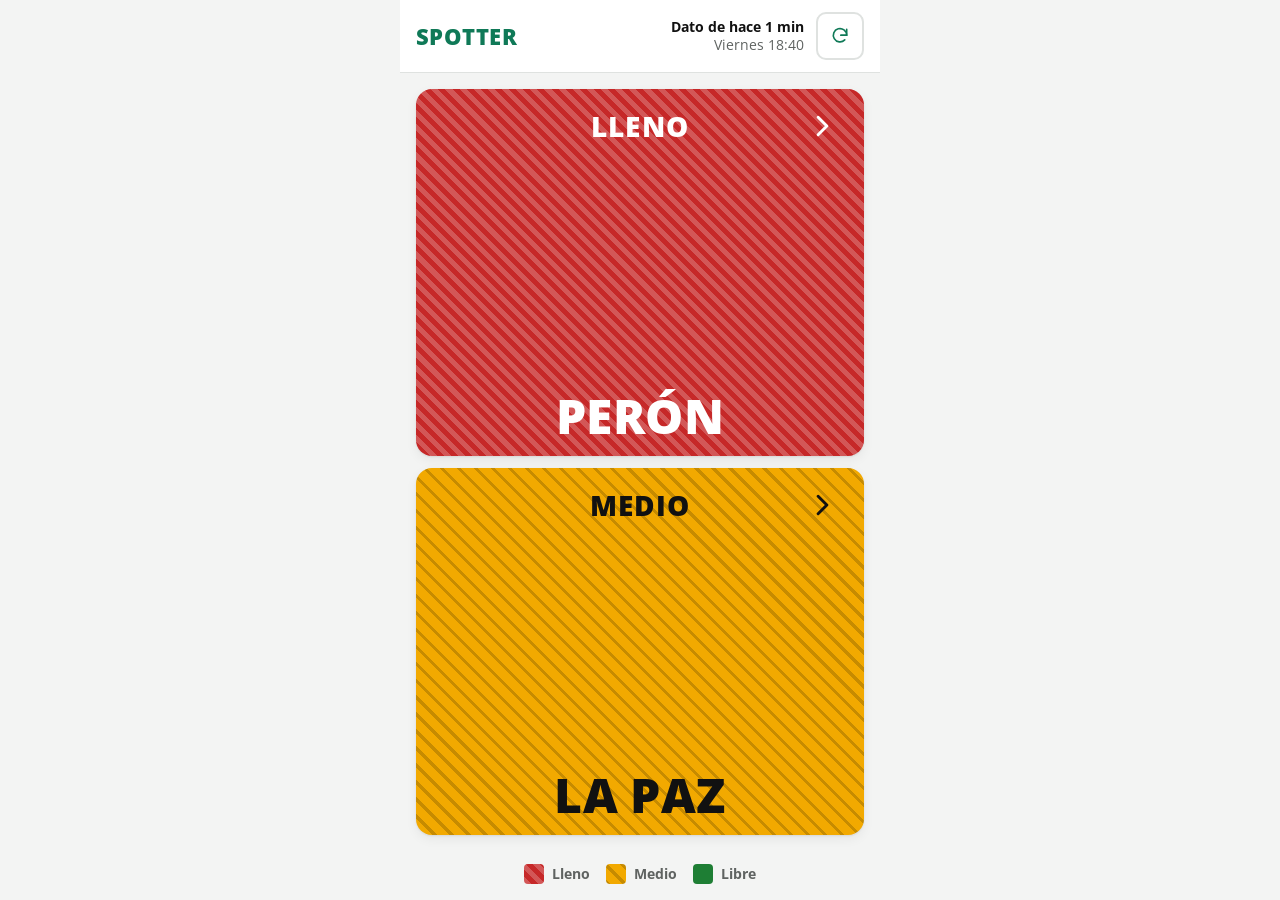
<file: src/index.html>
<!doctype html>
<html lang="es">
<head>
<meta charset="utf-8">
<meta name="viewport" content="width=device-width, initial-scale=1, viewport-fit=cover">
<meta name="theme-color" content="#ffffff" media="(prefers-color-scheme: light)">
<meta name="theme-color" content="#1b1e1f" media="(prefers-color-scheme: dark)">
<title>SPOTTER</title>
<link rel="icon" href="data:image/svg+xml,%3Csvg xmlns='http://www.w3.org/2000/svg' viewBox='0 0 32 32'%3E%3Crect width='32' height='32' rx='8' fill='%23009476'/%3E%3Ctext x='16' y='23' font-family='Arial' font-weight='700' font-size='20' fill='white' text-anchor='middle'%3ES%3C/text%3E%3C/svg%3E">
<link rel="preload" href="fonts/open-sans-latin-wght-normal.woff2" as="font" type="font/woff2" crossorigin>
<link rel="stylesheet" href="styles.css">
<script type="module" src="app.js"></script>
</head>
<body>
<svg width="0" height="0" style="position:absolute" aria-hidden="true">
  <symbol id="i-refresh" viewBox="0 0 24 24"><path d="M20 11a8 8 0 1 0-2.3 5.7"/><path d="M20 4v7h-7"/></symbol>
  <symbol id="i-back" viewBox="0 0 24 24"><path d="M15 18l-6-6 6-6"/></symbol>
  <symbol id="i-next" viewBox="0 0 24 24"><path d="M9 18l6-6-6-6"/></symbol>
  <symbol id="i-offline" viewBox="0 0 24 24"><path d="M2 8.8a15 15 0 0 1 4.2-2.6"/><path d="M10.7 5.1A15 15 0 0 1 22 8.8"/><path d="M5 12.6a10 10 0 0 1 3.5-2.1"/><path d="M15 10.6a10 10 0 0 1 4 2"/><path d="M8.5 16.4a5 5 0 0 1 7 0"/><path d="M12 20h.01"/><path d="M3 3l18 18"/></symbol>
</svg>
<div class="app">
  <header class="app-header">
    <a class="btn-back" id="back" href="#/" aria-label="Volver al mapa" hidden><svg class="icon"><use href="#i-back"/></svg></a>
    <h1 class="brand">SPOTTER</h1>
    <p class="data-age" id="age" aria-live="polite"></p>
    <button class="btn btn-refresh" id="refresh" type="button" aria-label="Actualizar"><svg class="icon"><use href="#i-refresh"/></svg></button>
  </header>
  <main class="app-main" id="view" tabindex="-1"></main>
  <ul class="legend" id="legend"></ul>
</div>
</body>
</html>
</file>
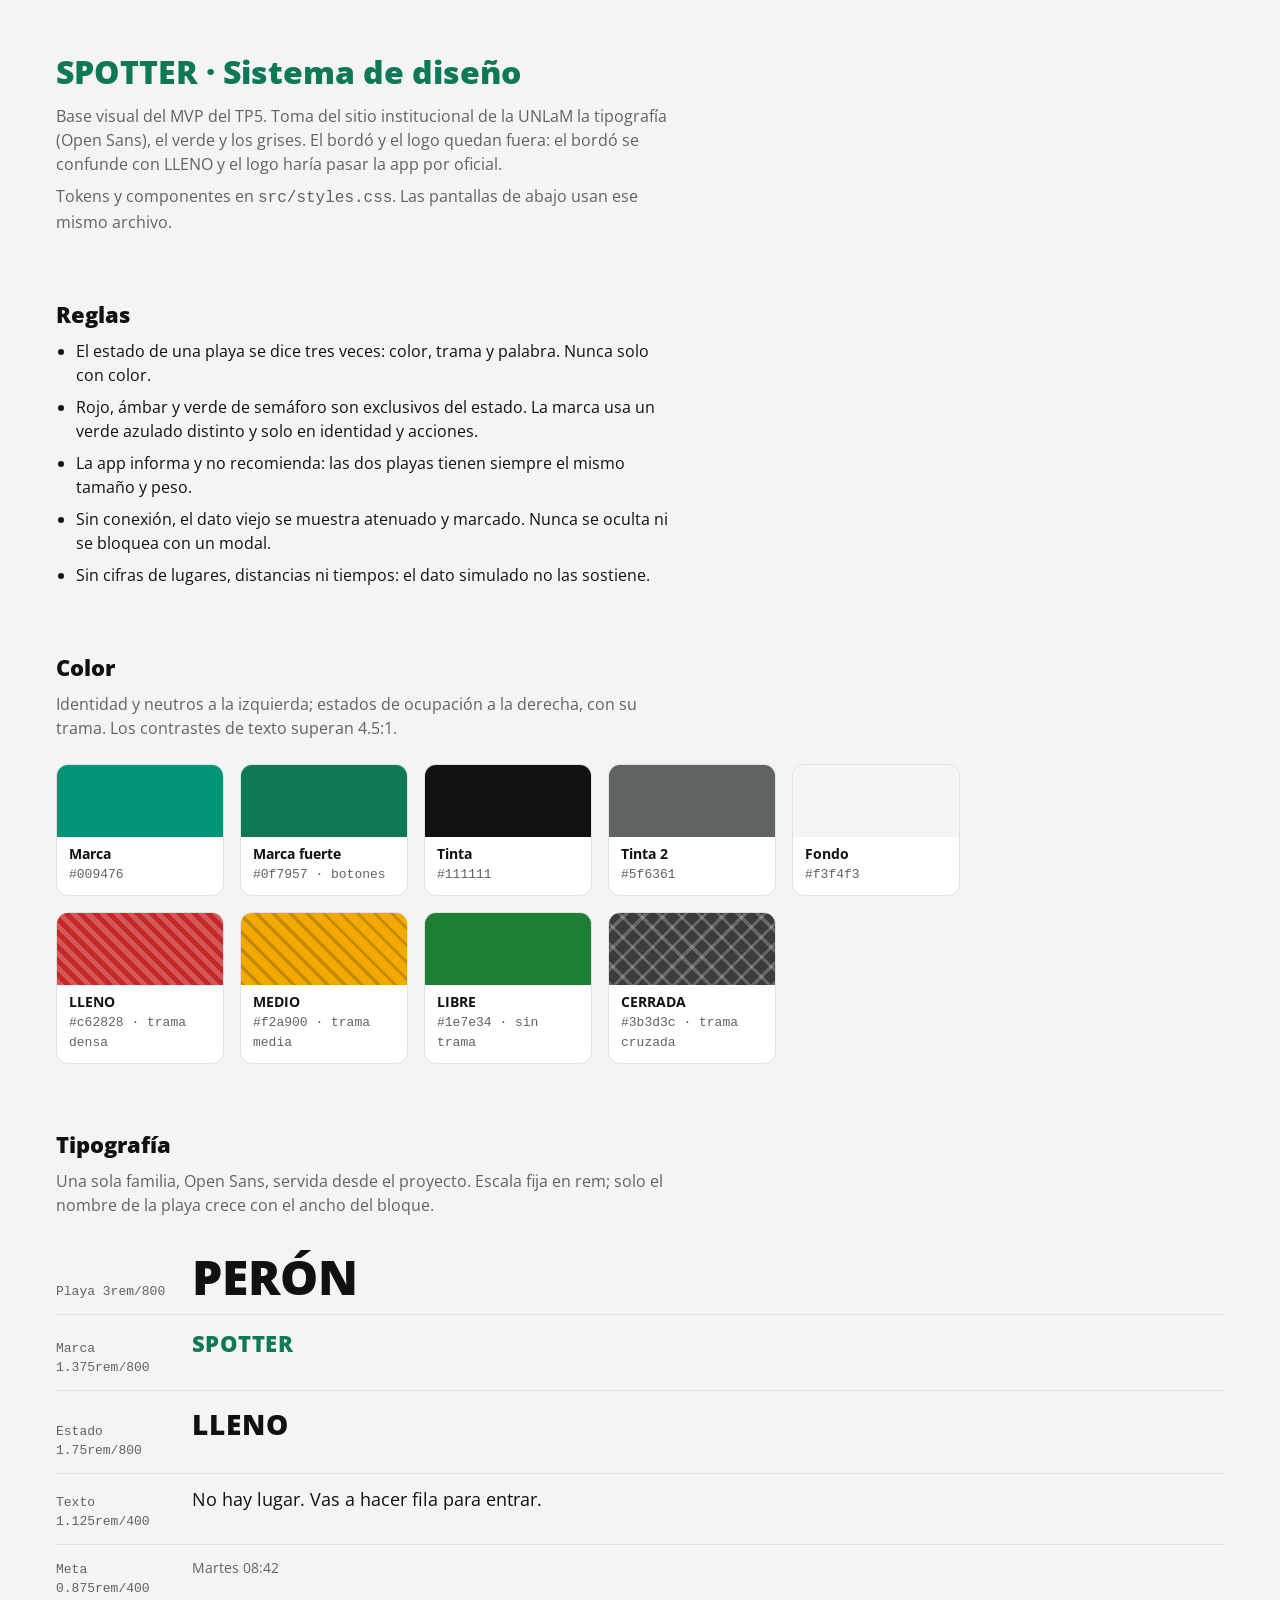
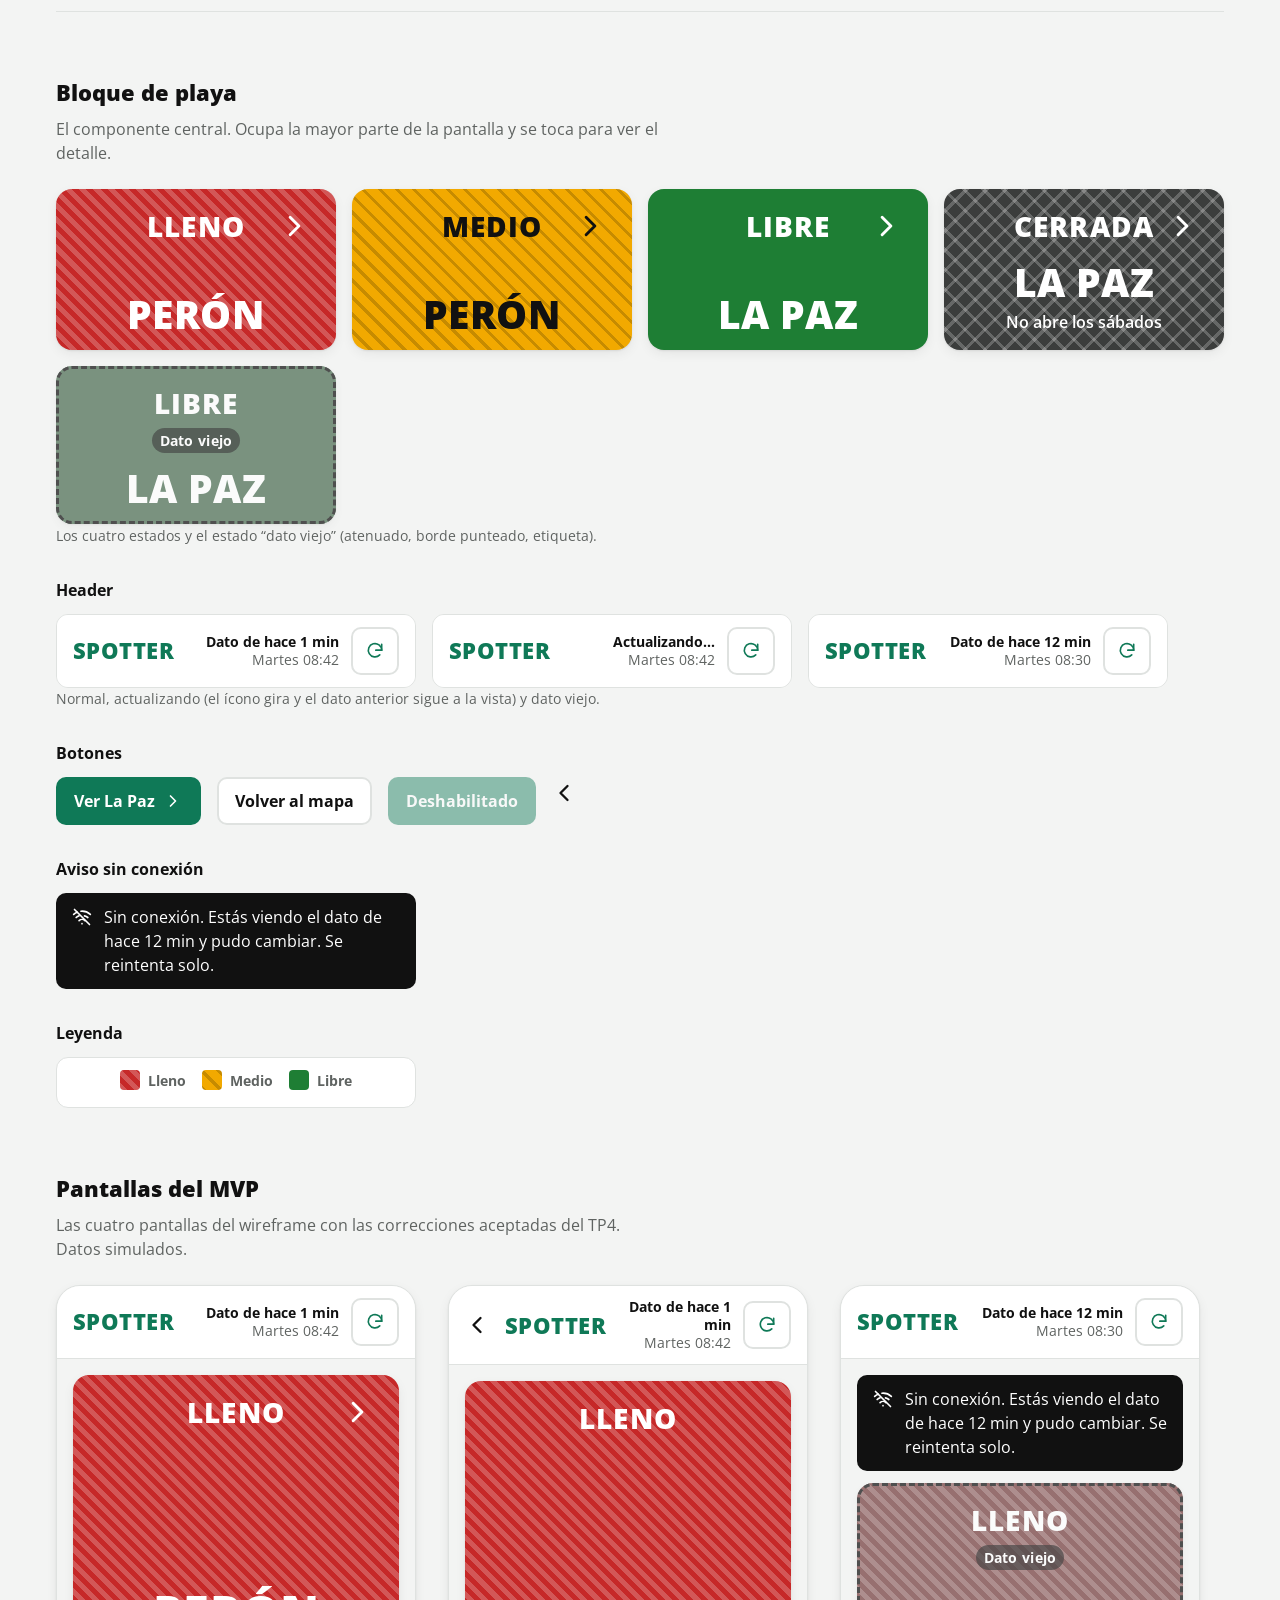
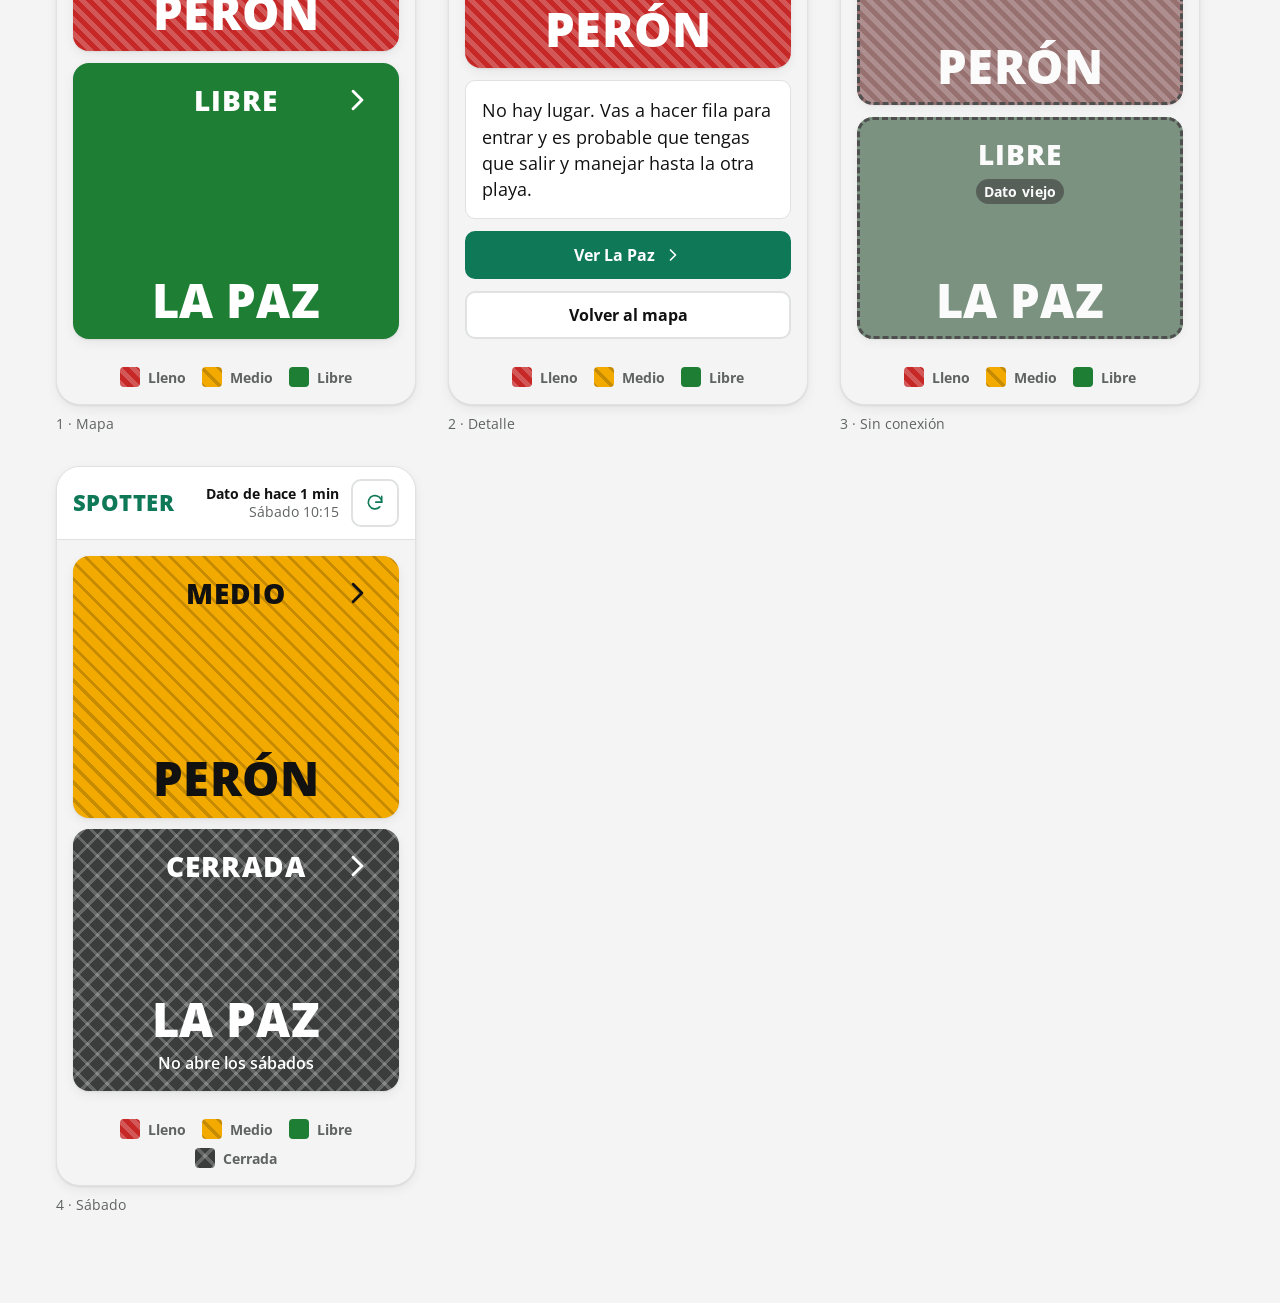
<file: docs/diseno/design-system.html>
<!doctype html>
<html lang="es">
<head>
<meta charset="utf-8">
<meta name="viewport" content="width=device-width, initial-scale=1">
<title>SPOTTER · Sistema de diseño</title>
<link rel="stylesheet" href="../../src/styles.css">
<script>
  var t = new URLSearchParams(location.search).get("theme");
  if (t) document.documentElement.dataset.theme = t;
</script>
<style>
  .ds { max-width: 1200px; margin: 0 auto; padding: 48px 16px 96px; }
  .ds h1 { font-size: 2rem; font-weight: 800; margin: 0 0 8px; color: var(--brand-text); }
  .ds > p { margin: 0 0 8px; max-width: 68ch; color: var(--ink-2); }
  .ds h2 { font-size: 1.375rem; font-weight: 800; margin: 64px 0 8px; }
  .ds h2 + p { margin: 0 0 24px; max-width: 68ch; color: var(--ink-2); }
  .ds h3 { font-size: 1rem; font-weight: 700; margin: 32px 0 12px; }
  .row { display: flex; flex-wrap: wrap; gap: 16px; align-items: flex-start; }
  .chip { width: 168px; border-radius: 12px; overflow: hidden; background: var(--surface); border: 1px solid var(--line); font-size: 0.875rem; }
  .chip i { display: block; height: 72px; background-color: var(--c); background-image: var(--p, none); }
  .chip div { padding: 8px 12px 12px; line-height: 1.35; }
  .chip b { display: block; }
  .ds code { font-family: ui-monospace, "Cascadia Mono", Consolas, monospace; }
  .chip code { color: var(--ink-2); font-size: 0.8125rem; }
  .type-row { display: grid; grid-template-columns: 120px 1fr; gap: 16px; align-items: baseline; padding: 12px 0; border-bottom: 1px solid var(--line); }
  .type-row code { color: var(--ink-2); font-size: 0.8125rem; }
  .lots-demo { display: grid; grid-template-columns: repeat(auto-fill, minmax(240px, 1fr)); gap: 16px; }
  .panel { background: var(--surface); border: 1px solid var(--line); border-radius: 12px; overflow: hidden; }
  .panel .app-header { border-bottom: 0; }
  .caption { margin: 8px 0 0; font-size: 0.875rem; color: var(--ink-2); }
  .screens { display: flex; flex-wrap: wrap; gap: 32px; }
  .phone { width: 360px; max-width: 100%; }
  .phone .app { height: 720px; min-height: 0; border-radius: 24px; overflow: hidden; border: 1px solid var(--line); box-shadow: var(--shadow); }
  .rules { margin: 0; padding-left: 20px; max-width: 68ch; }
  .rules li { margin-bottom: 8px; }
</style>
</head>
<body>
<svg width="0" height="0" style="position:absolute" aria-hidden="true">
  <symbol id="i-refresh" viewBox="0 0 24 24"><path d="M20 11a8 8 0 1 0-2.3 5.7"/><path d="M20 4v7h-7"/></symbol>
  <symbol id="i-back" viewBox="0 0 24 24"><path d="M15 18l-6-6 6-6"/></symbol>
  <symbol id="i-next" viewBox="0 0 24 24"><path d="M9 18l6-6-6-6"/></symbol>
  <symbol id="i-offline" viewBox="0 0 24 24"><path d="M2 8.8a15 15 0 0 1 4.2-2.6"/><path d="M10.7 5.1A15 15 0 0 1 22 8.8"/><path d="M5 12.6a10 10 0 0 1 3.5-2.1"/><path d="M15 10.6a10 10 0 0 1 4 2"/><path d="M8.5 16.4a5 5 0 0 1 7 0"/><path d="M12 20h.01"/><path d="M3 3l18 18"/></symbol>
</svg>

<main class="ds">
  <h1>SPOTTER · Sistema de diseño</h1>
  <p>Base visual del MVP del TP5. Toma del sitio institucional de la UNLaM la tipografía (Open Sans), el verde y los grises. El bordó y el logo quedan fuera: el bordó se confunde con LLENO y el logo haría pasar la app por oficial.</p>
  <p>Tokens y componentes en <code>src/styles.css</code>. Las pantallas de abajo usan ese mismo archivo.</p>

  <h2>Reglas</h2>
  <ul class="rules">
    <li>El estado de una playa se dice tres veces: color, trama y palabra. Nunca solo con color.</li>
    <li>Rojo, ámbar y verde de semáforo son exclusivos del estado. La marca usa un verde azulado distinto y solo en identidad y acciones.</li>
    <li>La app informa y no recomienda: las dos playas tienen siempre el mismo tamaño y peso.</li>
    <li>Sin conexión, el dato viejo se muestra atenuado y marcado. Nunca se oculta ni se bloquea con un modal.</li>
    <li>Sin cifras de lugares, distancias ni tiempos: el dato simulado no las sostiene.</li>
  </ul>

  <h2>Color</h2>
  <p>Identidad y neutros a la izquierda; estados de ocupación a la derecha, con su trama. Los contrastes de texto superan 4.5:1.</p>
  <div class="row">
    <div class="chip" style="--c: var(--brand)"><i></i><div><b>Marca</b><code>#009476</code></div></div>
    <div class="chip" style="--c: var(--brand-strong)"><i></i><div><b>Marca fuerte</b><code>#0f7957 · botones</code></div></div>
    <div class="chip" style="--c: var(--ink)"><i></i><div><b>Tinta</b><code>#111111</code></div></div>
    <div class="chip" style="--c: var(--ink-2)"><i></i><div><b>Tinta 2</b><code>#5f6361</code></div></div>
    <div class="chip" style="--c: var(--ground)"><i></i><div><b>Fondo</b><code>#f3f4f3</code></div></div>
  </div>
  <div class="row" style="margin-top:16px">
    <div class="chip" style="--c: var(--full); --p: var(--pattern-full)"><i></i><div><b>LLENO</b><code>#c62828 · trama densa</code></div></div>
    <div class="chip" style="--c: var(--mid); --p: var(--pattern-mid)"><i></i><div><b>MEDIO</b><code>#f2a900 · trama media</code></div></div>
    <div class="chip" style="--c: var(--free)"><i></i><div><b>LIBRE</b><code>#1e7e34 · sin trama</code></div></div>
    <div class="chip" style="--c: var(--closed); --p: var(--pattern-closed)"><i></i><div><b>CERRADA</b><code>#3b3d3c · trama cruzada</code></div></div>
  </div>

  <h2>Tipografía</h2>
  <p>Una sola familia, Open Sans, servida desde el proyecto. Escala fija en rem; solo el nombre de la playa crece con el ancho del bloque.</p>
  <div class="type-row"><code>Playa 3rem/800</code><span style="font-size:var(--text-state);font-weight:800;line-height:1">PERÓN</span></div>
  <div class="type-row"><code>Marca 1.375rem/800</code><span class="brand">SPOTTER</span></div>
  <div class="type-row"><code>Estado 1.75rem/800</code><span style="font-size:var(--text-2xl);font-weight:800;letter-spacing:.04em">LLENO</span></div>
  <div class="type-row"><code>Texto 1.125rem/400</code><span style="font-size:var(--text-lg)">No hay lugar. Vas a hacer fila para entrar.</span></div>
  <div class="type-row"><code>Meta 0.875rem/400</code><span style="font-size:var(--text-sm);color:var(--ink-2)">Martes 08:42</span></div>

  <h2>Bloque de playa</h2>
  <p>El componente central. Ocupa la mayor parte de la pantalla y se toca para ver el detalle.</p>
  <div class="lots-demo">
    <a class="lot" href="#" data-state="full"><span class="lot__head">Lleno <svg class="icon"><use href="#i-next"/></svg></span><span class="lot__name">Perón</span></a>
    <a class="lot" href="#" data-state="mid"><span class="lot__head">Medio <svg class="icon"><use href="#i-next"/></svg></span><span class="lot__name">Perón</span></a>
    <a class="lot" href="#" data-state="free"><span class="lot__head">Libre <svg class="icon"><use href="#i-next"/></svg></span><span class="lot__name">La Paz</span></a>
    <a class="lot" href="#" data-state="closed"><span class="lot__head">Cerrada <svg class="icon"><use href="#i-next"/></svg></span><span><span class="lot__name">La Paz</span><span class="lot__note">No abre los sábados</span></span></a>
    <a class="lot is-stale" href="#" data-state="free"><span class="lot__head">Libre <span class="tag">Dato viejo</span></span><span class="lot__name">La Paz</span></a>
  </div>
  <p class="caption">Los cuatro estados y el estado “dato viejo” (atenuado, borde punteado, etiqueta).</p>

  <h3>Header</h3>
  <div class="row">
    <div class="panel" style="width:min(360px,100%)">
      <header class="app-header"><p class="brand">SPOTTER</p><p class="data-age"><strong>Dato de hace 1 min</strong>Martes 08:42</p><button class="btn btn-refresh" aria-label="Actualizar"><svg class="icon"><use href="#i-refresh"/></svg></button></header>
    </div>
    <div class="panel" style="width:min(360px,100%)">
      <header class="app-header"><p class="brand">SPOTTER</p><p class="data-age"><strong>Actualizando…</strong>Martes 08:42</p><button class="btn btn-refresh" aria-label="Actualizando" aria-busy="true"><svg class="icon"><use href="#i-refresh"/></svg></button></header>
    </div>
    <div class="panel" style="width:min(360px,100%)">
      <header class="app-header"><p class="brand">SPOTTER</p><p class="data-age is-stale"><strong>Dato de hace 12 min</strong>Martes 08:30</p><button class="btn btn-refresh" aria-label="Actualizar"><svg class="icon"><use href="#i-refresh"/></svg></button></header>
    </div>
  </div>
  <p class="caption">Normal, actualizando (el ícono gira y el dato anterior sigue a la vista) y dato viejo.</p>

  <h3>Botones</h3>
  <div class="row">
    <button class="btn btn--primary">Ver La Paz <svg class="icon"><use href="#i-next"/></svg></button>
    <button class="btn btn--secondary">Volver al mapa</button>
    <button class="btn btn--primary" disabled>Deshabilitado</button>
    <a class="btn-back" href="#" aria-label="Volver al mapa"><svg class="icon"><use href="#i-back"/></svg></a>
  </div>

  <h3>Aviso sin conexión</h3>
  <div style="max-width:360px">
    <div class="notice" role="status"><svg class="icon"><use href="#i-offline"/></svg><p>Sin conexión. Estás viendo el dato de hace 12 min y pudo cambiar. Se reintenta solo.</p></div>
  </div>

  <h3>Leyenda</h3>
  <div class="panel" style="max-width:360px">
    <ul class="legend"><li><span class="swatch" data-state="full"></span>Lleno</li><li><span class="swatch" data-state="mid"></span>Medio</li><li><span class="swatch" data-state="free"></span>Libre</li></ul>
  </div>

  <h2>Pantallas del MVP</h2>
  <p>Las cuatro pantallas del wireframe con las correcciones aceptadas del TP4. Datos simulados.</p>
  <div class="screens">
    <figure class="phone" style="margin:0">
      <div class="app">
        <header class="app-header"><p class="brand">SPOTTER</p><p class="data-age"><strong>Dato de hace 1 min</strong>Martes 08:42</p><button class="btn btn-refresh" aria-label="Actualizar"><svg class="icon"><use href="#i-refresh"/></svg></button></header>
        <div class="app-main">
          <a class="lot" href="#" data-state="full"><span class="lot__head">Lleno <svg class="icon"><use href="#i-next"/></svg></span><span class="lot__name">Perón</span></a>
          <a class="lot" href="#" data-state="free"><span class="lot__head">Libre <svg class="icon"><use href="#i-next"/></svg></span><span class="lot__name">La Paz</span></a>
        </div>
        <ul class="legend"><li><span class="swatch" data-state="full"></span>Lleno</li><li><span class="swatch" data-state="mid"></span>Medio</li><li><span class="swatch" data-state="free"></span>Libre</li></ul>
      </div>
      <figcaption class="caption">1 · Mapa</figcaption>
    </figure>

    <figure class="phone" style="margin:0">
      <div class="app">
        <header class="app-header"><a class="btn-back" href="#" aria-label="Volver al mapa"><svg class="icon"><use href="#i-back"/></svg></a><p class="brand">SPOTTER</p><p class="data-age"><strong>Dato de hace 1 min</strong>Martes 08:42</p><button class="btn btn-refresh" aria-label="Actualizar"><svg class="icon"><use href="#i-refresh"/></svg></button></header>
        <div class="app-main">
          <div class="lot detail-state" data-state="full"><span class="lot__head">Lleno</span><span class="lot__name">Perón</span></div>
          <div class="detail-body">
            <p class="consequence">No hay lugar. Vas a hacer fila para entrar y es probable que tengas que salir y manejar hasta la otra playa.</p>
            <a class="btn btn--primary btn--block" href="#">Ver La Paz <svg class="icon"><use href="#i-next"/></svg></a>
            <a class="btn btn--secondary btn--block" href="#">Volver al mapa</a>
          </div>
        </div>
        <ul class="legend"><li><span class="swatch" data-state="full"></span>Lleno</li><li><span class="swatch" data-state="mid"></span>Medio</li><li><span class="swatch" data-state="free"></span>Libre</li></ul>
      </div>
      <figcaption class="caption">2 · Detalle</figcaption>
    </figure>

    <figure class="phone" style="margin:0">
      <div class="app">
        <header class="app-header"><p class="brand">SPOTTER</p><p class="data-age is-stale"><strong>Dato de hace 12 min</strong>Martes 08:30</p><button class="btn btn-refresh" aria-label="Actualizar"><svg class="icon"><use href="#i-refresh"/></svg></button></header>
        <div class="app-main">
          <div class="notice" role="status"><svg class="icon"><use href="#i-offline"/></svg><p>Sin conexión. Estás viendo el dato de hace 12 min y pudo cambiar. Se reintenta solo.</p></div>
          <a class="lot is-stale" href="#" data-state="full"><span class="lot__head">Lleno <span class="tag">Dato viejo</span></span><span class="lot__name">Perón</span></a>
          <a class="lot is-stale" href="#" data-state="free"><span class="lot__head">Libre <span class="tag">Dato viejo</span></span><span class="lot__name">La Paz</span></a>
        </div>
        <ul class="legend"><li><span class="swatch" data-state="full"></span>Lleno</li><li><span class="swatch" data-state="mid"></span>Medio</li><li><span class="swatch" data-state="free"></span>Libre</li></ul>
      </div>
      <figcaption class="caption">3 · Sin conexión</figcaption>
    </figure>

    <figure class="phone" style="margin:0">
      <div class="app">
        <header class="app-header"><p class="brand">SPOTTER</p><p class="data-age"><strong>Dato de hace 1 min</strong>Sábado 10:15</p><button class="btn btn-refresh" aria-label="Actualizar"><svg class="icon"><use href="#i-refresh"/></svg></button></header>
        <div class="app-main">
          <a class="lot" href="#" data-state="mid"><span class="lot__head">Medio <svg class="icon"><use href="#i-next"/></svg></span><span class="lot__name">Perón</span></a>
          <a class="lot" href="#" data-state="closed"><span class="lot__head">Cerrada <svg class="icon"><use href="#i-next"/></svg></span><span><span class="lot__name">La Paz</span><span class="lot__note">No abre los sábados</span></span></a>
        </div>
        <ul class="legend"><li><span class="swatch" data-state="full"></span>Lleno</li><li><span class="swatch" data-state="mid"></span>Medio</li><li><span class="swatch" data-state="free"></span>Libre</li><li><span class="swatch" data-state="closed"></span>Cerrada</li></ul>
      </div>
      <figcaption class="caption">4 · Sábado</figcaption>
    </figure>
  </div>
</main>
</body>
</html>
</file>
<file: src/styles.css>
/* SPOTTER — tokens y componentes. Lo usan el MVP (src/) y los especímenes (docs/diseno/). */

@font-face {
  font-family: "Open Sans";
  src: url("fonts/open-sans-latin-wght-normal.woff2") format("woff2");
  font-weight: 300 800;
  font-display: swap;
}

:root {
  color-scheme: light dark;

  /* Identidad UNLaM: verde, blanco y gris. Nunca para estados. */
  --brand: #009476;
  --brand-strong: #0f7957;
  --brand-hover: #0b6448;
  --brand-text: #0f7957;

  --ground: #f3f4f3;
  --surface: #ffffff;
  --ink: #111111;
  --ink-2: #5f6361;
  --line: #dfe2e0;
  --focus: #0f7957;

  /* Estado de ocupación: color + trama + palabra, siempre juntos. */
  --full: #c62828;
  --full-ink: #ffffff;
  --mid: #f2a900;
  --mid-ink: #111111;
  --free: #1e7e34;
  --free-ink: #ffffff;
  --closed: #3b3d3c;
  --closed-ink: #ffffff;

  --tag-bg: #000000a6;
  /* Trama: densa = LLENO, media = MEDIO, cruzada = CERRADA. LIBRE va lisa: la ausencia de trama también dice algo. */
  --hatch: rgb(255 255 255 / 0.22);
  --hatch-dark: rgb(0 0 0 / 0.18);
  --pattern-full: repeating-linear-gradient(45deg, var(--hatch) 0 5px, transparent 5px 10px);
  --pattern-mid: repeating-linear-gradient(45deg, var(--hatch-dark) 0 3px, transparent 3px 12px);
  --pattern-free: none;
  --pattern-closed:
    repeating-linear-gradient(45deg, var(--hatch) 0 3px, transparent 3px 14px),
    repeating-linear-gradient(-45deg, var(--hatch) 0 3px, transparent 3px 14px);

  --font: "Open Sans", system-ui, -apple-system, "Segoe UI", Roboto, sans-serif;
  --text-sm: 0.875rem;
  --text-md: 1rem;
  --text-lg: 1.125rem;
  --text-xl: 1.375rem;
  --text-2xl: 1.75rem;
  --text-state: clamp(2rem, 17cqi, 3rem);

  --s-1: 4px;
  --s-2: 8px;
  --s-3: 12px;
  --s-4: 16px;
  --s-5: 24px;
  --s-6: 32px;
  --s-7: 48px;

  --radius-sm: 4px;
  --radius: 10px;
  --radius-lg: 16px;
  --tap: 48px;
  --shadow: 0 1px 2px rgb(0 0 0 / 0.08), 0 4px 12px rgb(0 0 0 / 0.06);
  --ease: cubic-bezier(0.16, 1, 0.3, 1);
}

@media (prefers-color-scheme: dark) {
  :root:not([data-theme="light"]) {
    --brand-text: #3cc39f;
    --ground: #111314;
    --surface: #1b1e1f;
    --ink: #f1f3f2;
    --ink-2: #a8afac;
    --line: #2d3233;
    --focus: #3cc39f;
    --shadow: 0 1px 2px rgb(0 0 0 / 0.4);
  }
}

:root[data-theme="dark"] {
  --brand-text: #3cc39f;
  --ground: #111314;
  --surface: #1b1e1f;
  --ink: #f1f3f2;
  --ink-2: #a8afac;
  --line: #2d3233;
  --focus: #3cc39f;
  --shadow: 0 1px 2px rgb(0 0 0 / 0.4);
}

*,
*::before,
*::after {
  box-sizing: border-box;
}

body {
  margin: 0;
  background: var(--ground);
  color: var(--ink);
  font-family: var(--font);
  font-size: var(--text-md);
  line-height: 1.5;
  -webkit-text-size-adjust: 100%;
}

::selection {
  background: var(--brand);
  color: #fff;
}

:focus-visible {
  outline: 3px solid var(--focus);
  outline-offset: 3px;
}

.icon {
  width: 1.25em;
  height: 1.25em;
  flex: none;
  fill: none;
  stroke: currentColor;
  stroke-width: 2;
  stroke-linecap: round;
  stroke-linejoin: round;
}

/* App shell: header, contenido que llena, leyenda al pie. */
.app {
  display: grid;
  grid-template-rows: auto 1fr auto;
  min-height: 100dvh;
  max-width: 480px;
  margin-inline: auto;
  background: var(--ground);
}

.app-header {
  display: flex;
  align-items: center;
  gap: var(--s-3);
  padding: var(--s-3) var(--s-4);
  background: var(--surface);
  border-bottom: 1px solid var(--line);
}

.brand {
  font-weight: 800;
  font-size: var(--text-xl);
  letter-spacing: 0.02em;
  color: var(--brand-text);
  margin: 0;
}

.data-age {
  flex: 1;
  min-width: 0;
  margin: 0;
  text-align: right;
  font-size: var(--text-sm);
  line-height: 1.3;
  color: var(--ink-2);
  font-variant-numeric: tabular-nums;
}

.data-age strong {
  display: block;
  color: var(--ink);
  font-weight: 700;
}

.app-main {
  display: flex;
  flex-direction: column;
  gap: var(--s-3);
  padding: var(--s-4);
}

/* Botones */
.btn {
  display: inline-flex;
  align-items: center;
  justify-content: center;
  gap: var(--s-2);
  min-height: var(--tap);
  padding: 0 var(--s-4);
  border: 2px solid transparent;
  border-radius: var(--radius);
  font: inherit;
  font-weight: 700;
  text-decoration: none;
  cursor: pointer;
  transition: background-color 150ms var(--ease), border-color 150ms var(--ease), transform 150ms var(--ease);
}

.btn:active {
  transform: scale(0.98);
}

.btn--primary {
  background: var(--brand-strong);
  color: #fff;
}

.btn--primary:hover {
  background: var(--brand-hover);
}

.btn--secondary {
  background: var(--surface);
  border-color: var(--line);
  color: var(--ink);
}

.btn--secondary:hover {
  border-color: var(--ink-2);
}

.btn--block {
  width: 100%;
}

.btn:disabled,
.btn[aria-disabled="true"] {
  opacity: 0.45;
  cursor: not-allowed;
  transform: none;
}

/* Actualizar: solo ícono en el header, gira mientras carga sin vaciar la pantalla. */
.btn-refresh {
  min-width: var(--tap);
  padding: 0;
  background: transparent;
  color: var(--brand-text);
  border-color: var(--line);
}

.btn-refresh:hover {
  border-color: var(--brand-text);
}

.btn-refresh[aria-busy="true"] .icon {
  animation: spin 900ms linear infinite;
}

@keyframes spin {
  to {
    transform: rotate(360deg);
  }
}

/* Volver: en el header, a la izquierda de la marca, para no correr el bloque de playa. */
.btn-back {
  display: inline-flex;
  align-items: center;
  justify-content: center;
  width: var(--tap);
  height: var(--tap);
  margin: calc(var(--s-2) * -1) calc(var(--s-2) * -1) calc(var(--s-2) * -1) calc(var(--s-3) * -1);
  border-radius: var(--radius);
  color: var(--ink);
}

.btn-back[hidden] {
  display: none;
}

.btn-back .icon {
  width: 1.75rem;
  height: 1.75rem;
}

/* Bloque de playa: la señal. Color + trama + palabra. */
.lot {
  position: relative;
  display: flex;
  flex-direction: column;
  justify-content: space-between;
  gap: var(--s-4);
  width: 100%;
  min-height: 9.5rem;
  flex: 1;
  padding: var(--s-4) var(--s-5);
  border: 0;
  border-radius: var(--radius-lg);
  font: inherit;
  text-align: center;
  text-decoration: none;
  color: var(--lot-ink);
  background-color: var(--lot-bg);
  background-image: var(--lot-pattern);
  box-shadow: var(--shadow);
  container-type: inline-size;
  cursor: pointer;
  transition: transform 150ms var(--ease), filter 150ms var(--ease);
}

.lot:active {
  transform: scale(0.985);
}

.lot[data-state="full"] { --lot-bg: var(--full); --lot-ink: var(--full-ink); --lot-pattern: var(--pattern-full); }
.lot[data-state="mid"] { --lot-bg: var(--mid); --lot-ink: var(--mid-ink); --lot-pattern: var(--pattern-mid); }
.lot[data-state="free"] { --lot-bg: var(--free); --lot-ink: var(--free-ink); --lot-pattern: var(--pattern-free); }
.lot[data-state="closed"] { --lot-bg: var(--closed); --lot-ink: var(--closed-ink); --lot-pattern: var(--pattern-closed); }

.lot__head {
  position: relative;
  display: flex;
  align-items: center;
  justify-content: center;
  min-height: 2.25rem;
  font-size: var(--text-2xl);
  font-weight: 800;
  letter-spacing: 0.04em;
  text-transform: uppercase;
}

/* Flecha a la derecha sin descentrar el estado. */
.lot__head > .icon {
  position: absolute;
  right: 0;
  top: 50%;
  transform: translateY(-50%);
}

/* Dato viejo: la etiqueta va debajo del estado para no pisarlo en bloques angostos. */
.lot.is-stale .lot__head {
  flex-direction: column;
  gap: var(--s-1);
}

.lot__name {
  display: block;
  font-size: var(--text-state);
  font-weight: 800;
  line-height: 1;
  letter-spacing: 0.01em;
  text-transform: uppercase;
}

.lot__note {
  display: block;
  margin-top: var(--s-2);
  font-size: var(--text-md);
  font-weight: 600;
}

/* Dato viejo: atenuado y con borde punteado, nunca oculto ni bloqueado. */
.lot.is-stale {
  filter: saturate(0.35);
  opacity: 0.72;
  outline: 3px dashed var(--ink);
  outline-offset: -3px;
}

.tag {
  display: inline-flex;
  align-items: center;
  padding: 2px var(--s-2);
  border-radius: 999px;
  background: var(--tag-bg);
  color: #fff;
  font-size: var(--text-sm);
  font-weight: 700;
  letter-spacing: 0.02em;
  text-transform: none;
}

/* Leyenda única: la misma en todas las pantallas. */
.legend {
  display: flex;
  flex-wrap: wrap;
  justify-content: center;
  gap: var(--s-2) var(--s-4);
  margin: 0;
  padding: var(--s-3) var(--s-4) var(--s-4);
  list-style: none;
  font-size: var(--text-sm);
  font-weight: 700;
  color: var(--ink-2);
}

.legend li {
  display: inline-flex;
  align-items: center;
  gap: var(--s-2);
}

.swatch {
  width: 1.25rem;
  height: 1.25rem;
  border-radius: var(--radius-sm);
  background-color: var(--lot-bg);
  background-image: var(--lot-pattern);
}

.swatch[data-state="full"] { --lot-bg: var(--full); --lot-pattern: var(--pattern-full); }
.swatch[data-state="mid"] { --lot-bg: var(--mid); --lot-pattern: var(--pattern-mid); }
.swatch[data-state="free"] { --lot-bg: var(--free); --lot-pattern: var(--pattern-free); }
.swatch[data-state="closed"] { --lot-bg: var(--closed); --lot-pattern: var(--pattern-closed); }

/* Aviso no bloqueante (sin conexión). Neutro: el ámbar es MEDIO. */
.notice {
  display: flex;
  align-items: flex-start;
  gap: var(--s-3);
  padding: var(--s-3) var(--s-4);
  border-radius: var(--radius);
  background: var(--ink);
  color: var(--surface);
  font-size: var(--text-md);
}

.notice p {
  margin: 0;
}

.notice .icon {
  margin-top: 2px;
}

/* Detalle de playa */
.detail-state {
  cursor: default;
}

/* Detalle: el bloque ocupa la misma mitad que en el mapa; abajo, consecuencia y acciones. */
.detail-state,
.detail-body {
  flex: 1 1 0;
}

.detail-body {
  display: flex;
  flex-direction: column;
  gap: var(--s-3);
}

.detail-body .consequence {
  flex: 1;
}

.detail-state:active {
  transform: none;
}

.consequence {
  margin: 0;
  padding: var(--s-4);
  border-radius: var(--radius);
  background: var(--surface);
  border: 1px solid var(--line);
  font-size: var(--text-lg);
  line-height: 1.45;
}

@media (prefers-reduced-motion: reduce) {
  *,
  *::before,
  *::after {
    transition: none !important;
    animation: none !important;
  }
}
</file>
